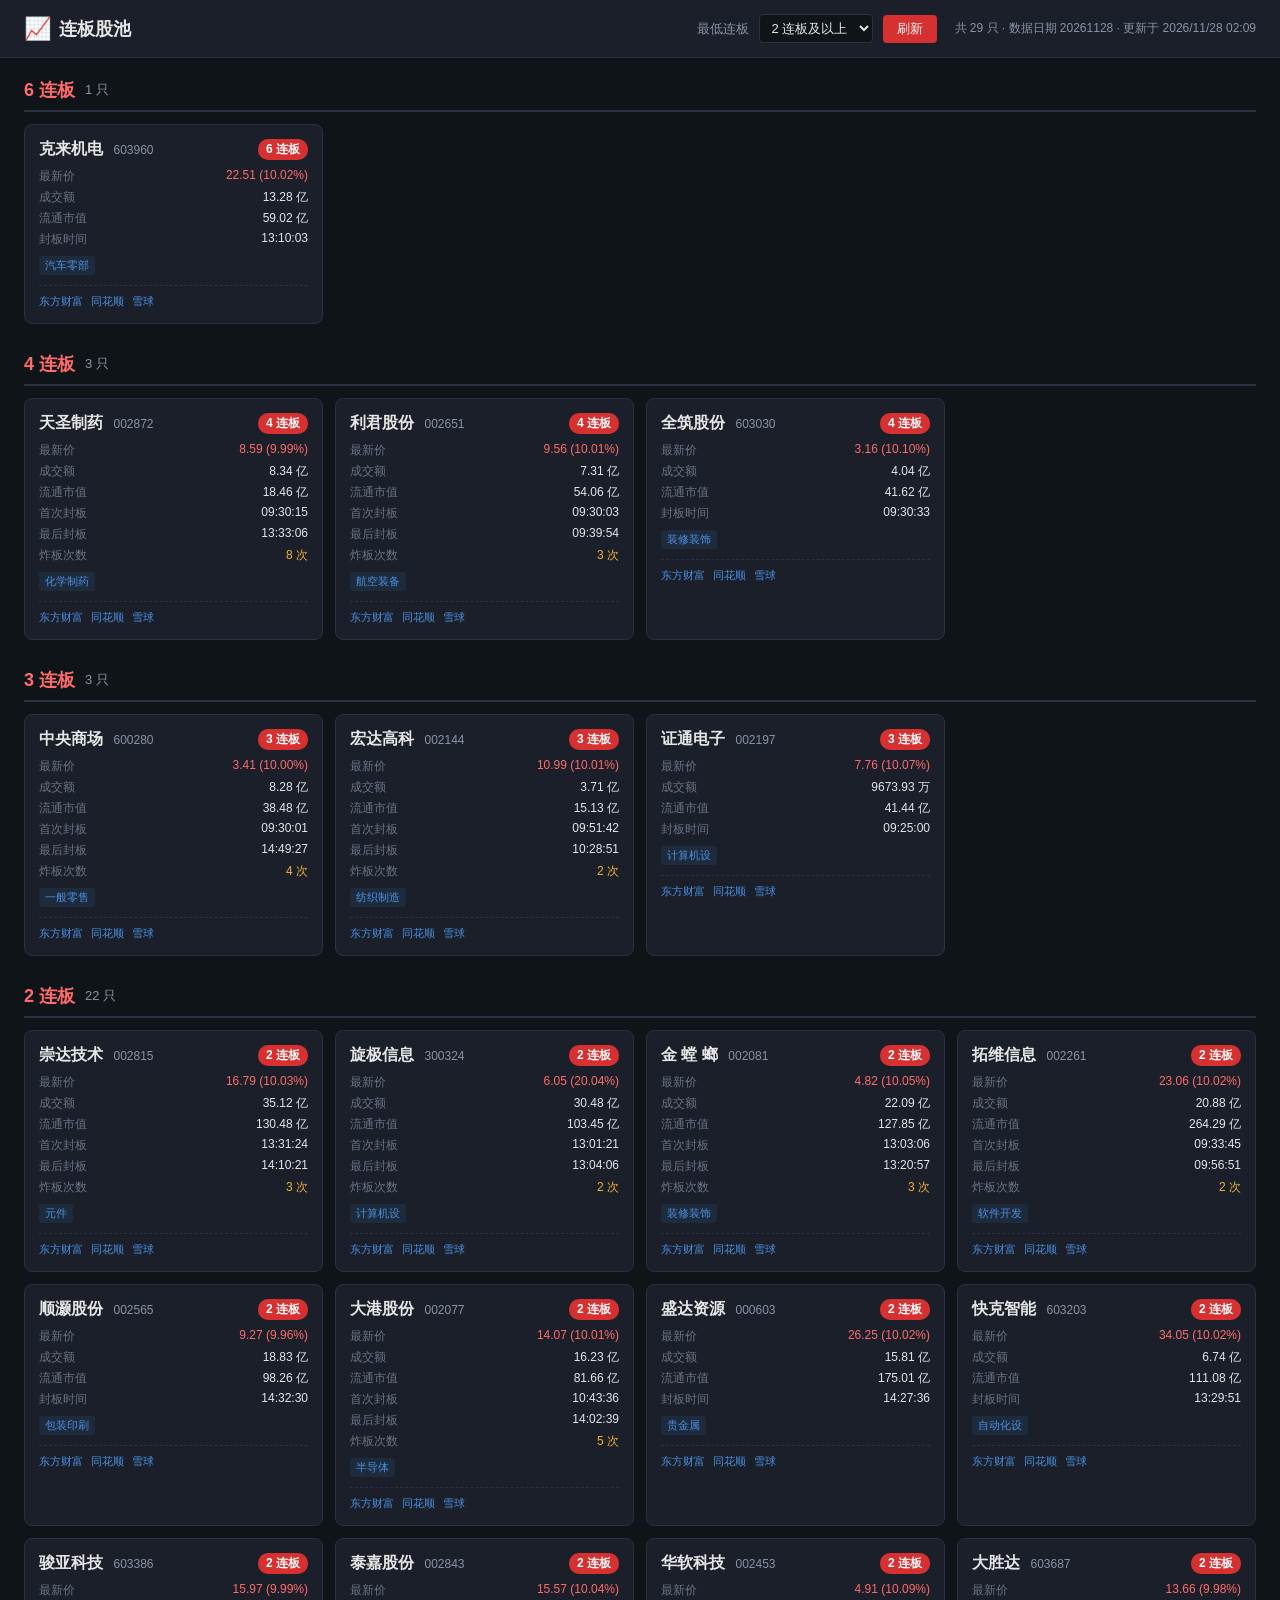
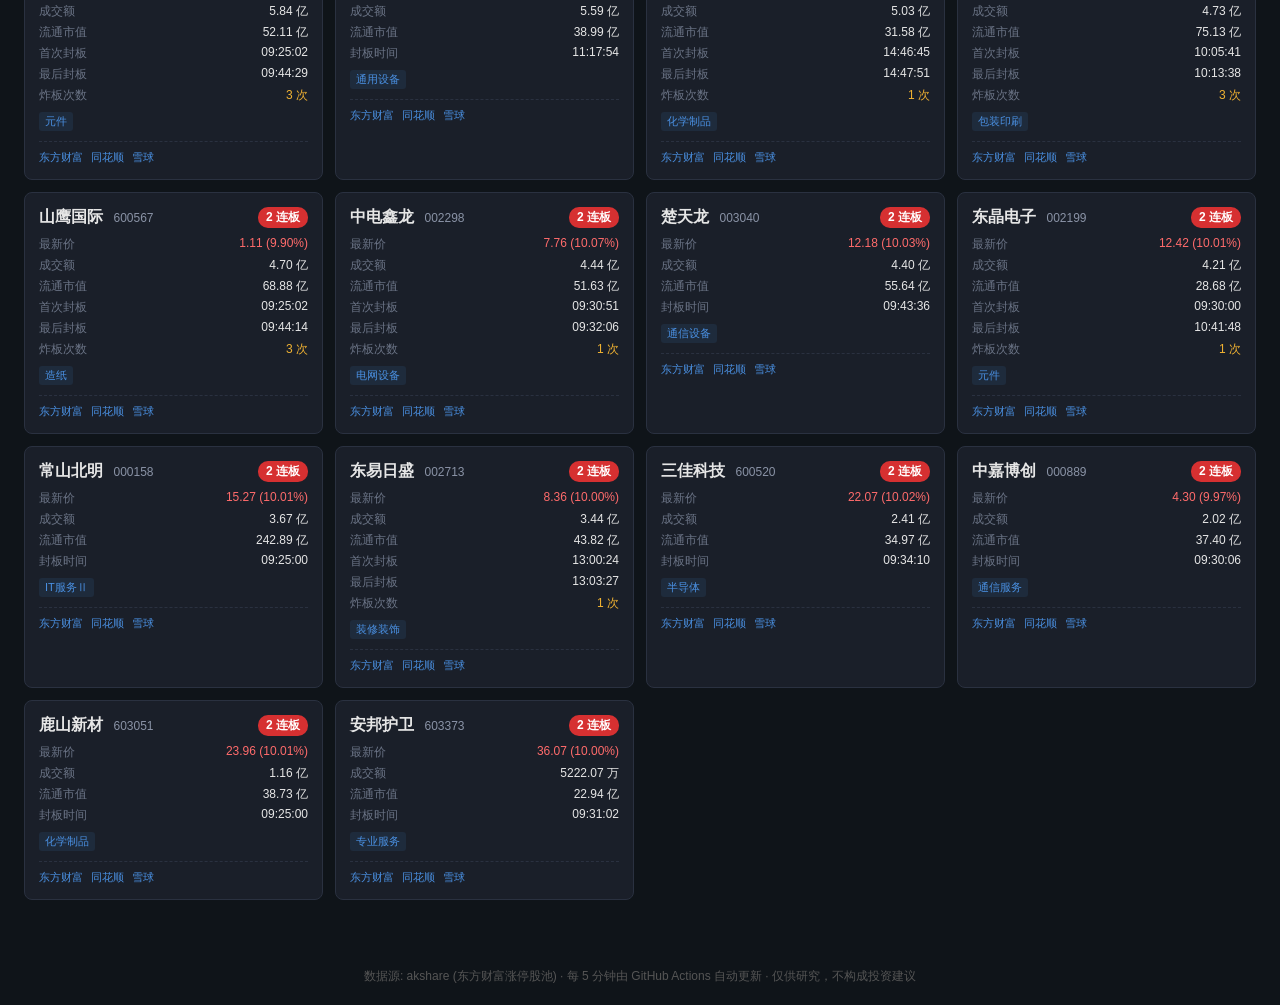
<file: docs/index.html>
<!DOCTYPE html>
<html lang="zh-CN">
<head>
    <meta charset="UTF-8">
    <meta name="viewport" content="width=device-width, initial-scale=1.0">
    <title>连板股池 · 看盘</title>
    <link rel="stylesheet" href="style.css">
</head>
<body>
    <header class="topbar">
        <div class="brand">
            <span class="logo">📈</span>
            <span>连板股池</span>
        </div>
        <div class="controls">
            <label>最低连板</label>
            <select id="min-input">
                <option value="2" selected>2 连板及以上</option>
                <option value="3">3 连板及以上</option>
                <option value="4">4 连板及以上</option>
                <option value="5">5 连板及以上</option>
            </select>
            <button id="refresh-btn">刷新</button>
            <span id="status" class="status"></span>
        </div>
    </header>

    <main id="board-container" class="board-container">
        <div class="empty">加载中...</div>
    </main>

    <footer class="footer">
        数据源: akshare (东方财富涨停股池) · 每 5 分钟由 GitHub Actions 自动更新 · 仅供研究，不构成投资建议
    </footer>

    <script src="app.js"></script>
</body>
</html>
</file>
<file: docs/style.css>
* { box-sizing: border-box; margin: 0; padding: 0; }

body {
    font-family: -apple-system, BlinkMacSystemFont, "Segoe UI", "PingFang SC",
                 "Microsoft YaHei", sans-serif;
    background: #0f1419;
    color: #e6e6e6;
    min-height: 100vh;
}

.topbar {
    background: #1a1f29;
    padding: 14px 24px;
    display: flex;
    align-items: center;
    justify-content: space-between;
    border-bottom: 1px solid #2a3140;
    position: sticky;
    top: 0;
    z-index: 100;
    flex-wrap: wrap;
    gap: 10px;
}

.brand {
    font-size: 18px;
    font-weight: 600;
    display: flex;
    align-items: center;
    gap: 8px;
}

.logo { font-size: 22px; }

.controls {
    display: flex;
    align-items: center;
    gap: 10px;
    font-size: 13px;
    flex-wrap: wrap;
}

.controls label { color: #8a93a6; }

.controls select {
    background: #0f1419;
    color: #e6e6e6;
    border: 1px solid #2a3140;
    border-radius: 4px;
    padding: 5px 8px;
    font-size: 13px;
}

#refresh-btn {
    background: #d63031;
    color: white;
    border: none;
    padding: 5px 14px;
    border-radius: 4px;
    cursor: pointer;
    font-size: 13px;
}

#refresh-btn:hover { background: #ee5253; }
#refresh-btn:disabled { background: #555; cursor: not-allowed; }

.status {
    color: #8a93a6;
    font-size: 12px;
    margin-left: 8px;
}

.board-container {
    padding: 20px 24px;
    max-width: 1600px;
    margin: 0 auto;
}

.empty {
    text-align: center;
    padding: 60px 20px;
    color: #8a93a6;
}

.group { margin-bottom: 28px; }

.group-header {
    display: flex;
    align-items: center;
    gap: 10px;
    margin-bottom: 12px;
    padding-bottom: 8px;
    border-bottom: 2px solid #2a3140;
}

.group-title { font-size: 18px; font-weight: 700; color: #ff6b6b; }
.group-count { color: #8a93a6; font-size: 13px; }

.cards {
    display: grid;
    grid-template-columns: repeat(auto-fill, minmax(280px, 1fr));
    gap: 12px;
}

.card {
    background: #1a1f29;
    border: 1px solid #2a3140;
    border-radius: 8px;
    padding: 14px;
    cursor: pointer;
    transition: transform .15s, border-color .15s;
}

.card:hover { border-color: #ff6b6b; transform: translateY(-2px); }

.card-top {
    display: flex;
    justify-content: space-between;
    align-items: flex-start;
    margin-bottom: 8px;
}

.card-name { font-size: 16px; font-weight: 600; }
.card-code { color: #8a93a6; font-size: 12px; margin-left: 6px; }

.card-boards {
    background: #d63031;
    color: white;
    padding: 2px 8px;
    border-radius: 10px;
    font-size: 12px;
    font-weight: 600;
}

.card-row {
    display: flex;
    justify-content: space-between;
    font-size: 12px;
    color: #8a93a6;
    margin-top: 4px;
}

.card-row .label { color: #6a7385; }
.card-row .val { color: #e6e6e6; }
.card-row .val.up { color: #ff6b6b; }

.card-industry {
    margin-top: 8px;
    font-size: 11px;
    color: #4a90e2;
    background: rgba(74, 144, 226, 0.1);
    padding: 2px 6px;
    border-radius: 3px;
    display: inline-block;
}

.card-links {
    margin-top: 10px;
    padding-top: 8px;
    border-top: 1px dashed #2a3140;
    display: flex;
    gap: 8px;
    font-size: 11px;
}

.card-links a { color: #4a90e2; text-decoration: none; }
.card-links a:hover { color: #6aa9f0; text-decoration: underline; }

.footer { text-align: center; padding: 20px; color: #555; font-size: 12px; }

.error {
    background: #3a1a1a;
    border: 1px solid #d63031;
    color: #ff6b6b;
    padding: 14px 20px;
    border-radius: 6px;
    margin: 20px 0;
}

@media (max-width: 600px) {
    .topbar { padding: 10px 14px; }
    .board-container { padding: 14px; }
    .cards { grid-template-columns: 1fr; }
}
</file>
